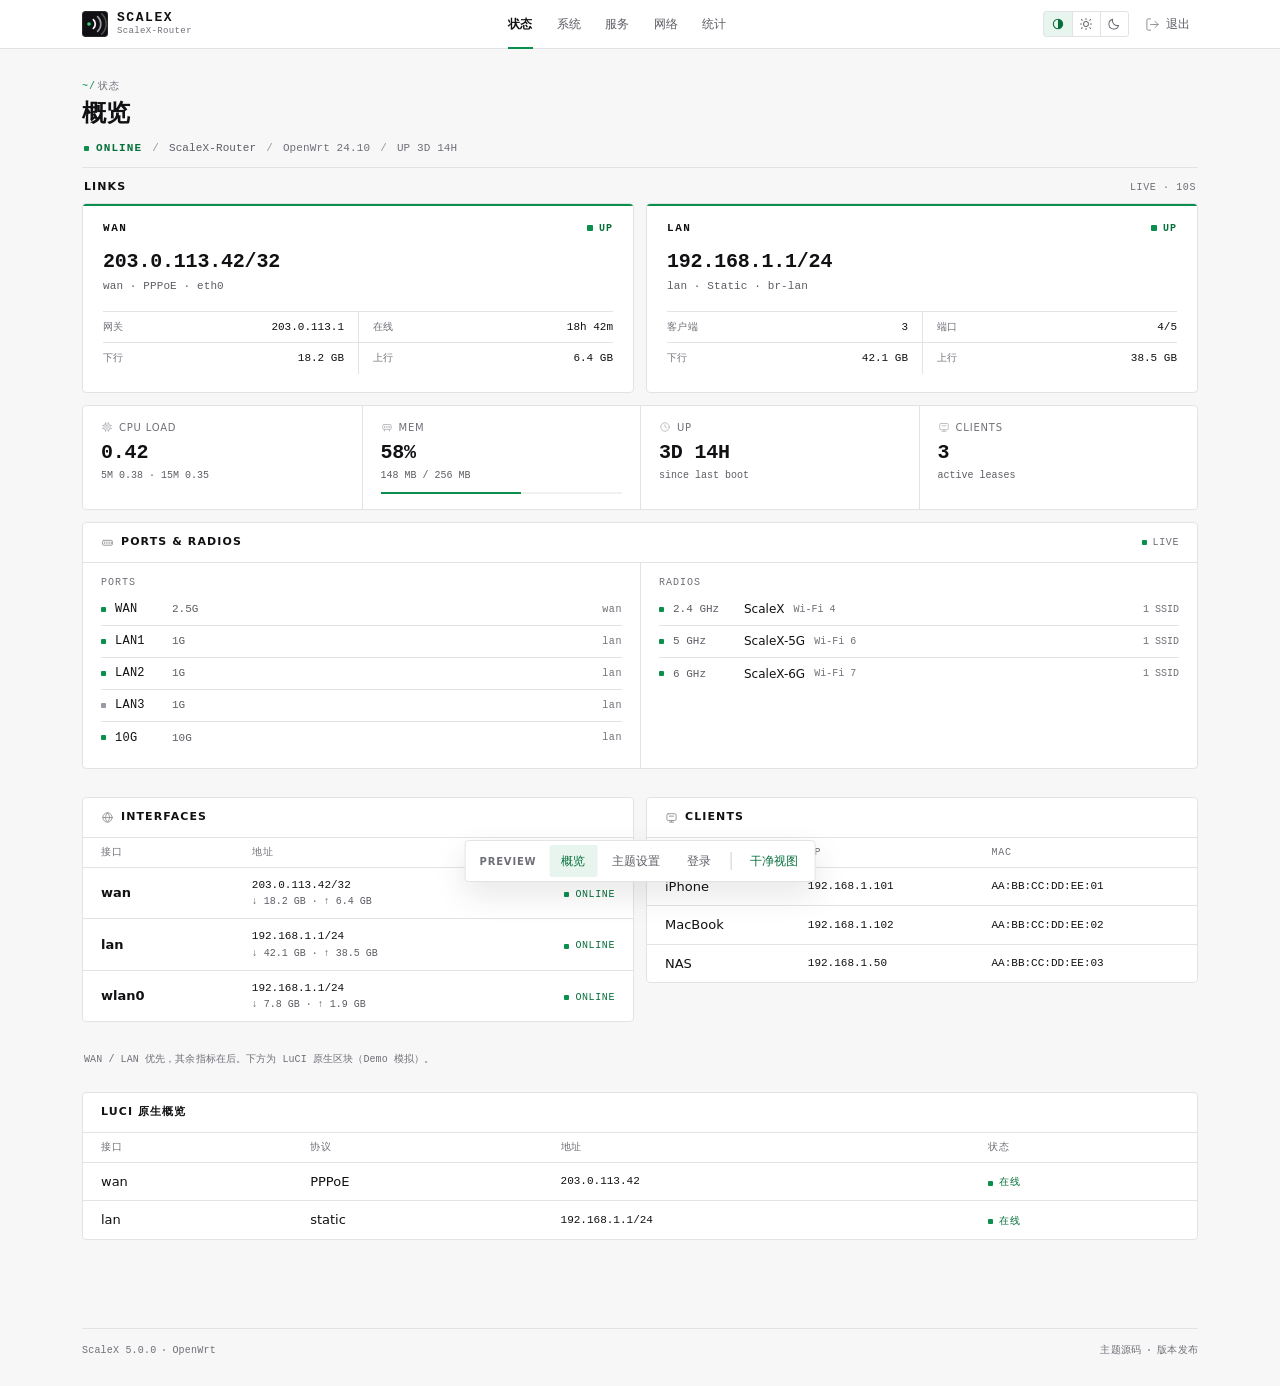
<file: demo/index.html>
<!DOCTYPE html>
<html lang="zh-Hans" data-theme="auto">
<head>
  <meta charset="utf-8">
  <meta name="viewport" content="width=device-width, initial-scale=1.0, viewport-fit=cover">
  <meta name="theme-color" content="#f7f7f8" id="meta-theme-color">
  <link rel="icon" href="../htdocs/luci-static/scalex/img/favicon.svg" type="image/svg+xml">
  <link rel="apple-touch-icon" href="../htdocs/luci-static/scalex/img/favicon.svg">
  <title>ScaleX 5.0 — OpenWrt theme preview</title>
  <script>
  (function () {
    var mode = 'auto';
    try { mode = localStorage.getItem('scalex-theme') || 'auto'; } catch (e) {}
    if (['auto', 'light', 'dark'].indexOf(mode) < 0) mode = 'auto';
    document.documentElement.dataset.theme = mode;
    var dark = mode === 'dark' || (mode === 'auto' && matchMedia('(prefers-color-scheme: dark)').matches);
    document.documentElement.setAttribute('data-darkmode', dark ? 'true' : 'false');
    var meta = document.getElementById('meta-theme-color');
    if (meta) meta.setAttribute('content', dark ? '#08080a' : '#f7f7f8');
  })();
  </script>
  <link rel="stylesheet" href="../htdocs/luci-static/scalex/css/scalex.css">
  <link rel="stylesheet" href="demo.css">
</head>
<body class="theme-openwrt scalex-has-overview">

<div id="view-app">
<div id="scalex-app">
  <header id="scalex-topbar">
    <div class="topbar-inner">
      <a class="topbar-brand" href="#" aria-label="ScaleX 首页"><img class="scalex-mark" src="../htdocs/luci-static/scalex/img/scalex-mark.svg" alt="" width="30" height="30"><span class="topbar-brand-text"><strong>ScaleX</strong><small>ScaleX-Router</small></span></a>

      <nav id="top-nav" class="top-nav" aria-label="主导航">
        <div class="top-nav-section is-active" data-view="status">
          <a class="top-nav-link" href="#" aria-current="page">状态</a>
          <div class="top-nav-menu"><a class="active" href="#">概览</a><a href="#">防火墙</a><a href="#">路由</a><a href="#">日志</a></div>
        </div>
        <div class="top-nav-section" data-view="system">
          <a class="top-nav-link" href="#" aria-haspopup="true" aria-expanded="false">系统</a>
          <div class="top-nav-menu"><a href="#">ScaleX 主题</a></div>
        </div>
        <div class="top-nav-section"><a class="top-nav-link" href="#">服务</a></div>
        <div class="top-nav-section"><a class="top-nav-link" href="#">网络</a></div>
        <div class="top-nav-section"><a class="top-nav-link" href="#">统计</a></div>
      </nav>

      <div class="topbar-actions">
        <div class="theme-switch" role="group" aria-label="外观">
          <button type="button" data-theme-mode="auto" aria-pressed="true" aria-label="主题：自动（跟随系统）" title="自动"><svg viewBox="0 0 24 24" fill="none" stroke="currentColor" stroke-width="1.8" aria-hidden="true"><circle cx="12" cy="12" r="8"/><path d="M12 4a8 8 0 0 1 0 16Z" fill="currentColor" stroke="none"/></svg></button>
          <button type="button" data-theme-mode="light" aria-pressed="false" aria-label="主题：浅色" title="浅色"><svg viewBox="0 0 24 24" fill="none" stroke="currentColor" stroke-width="1.8" stroke-linecap="round" aria-hidden="true"><circle cx="12" cy="12" r="4.2"/><path d="M12 2.5v2M12 19.5v2M4.2 4.2l1.4 1.4M18.4 18.4l1.4 1.4M2.5 12h2M19.5 12h2M4.2 19.8l1.4-1.4M18.4 5.6l1.4-1.4"/></svg></button>
          <button type="button" data-theme-mode="dark" aria-pressed="false" aria-label="主题：深色" title="深色"><svg viewBox="0 0 24 24" fill="none" stroke="currentColor" stroke-width="1.8" stroke-linejoin="round" aria-hidden="true"><path d="M20 14.4A8.4 8.4 0 0 1 9.6 4a8.5 8.5 0 1 0 10.4 10.4Z"/></svg></button>
        </div>
        <a class="topbar-logout" href="#" title="退出"><span class="nav-icon nav-icon-mask" style="-webkit-mask-image:url('../htdocs/luci-static/scalex/icons/menu/logout.svg');mask-image:url('../htdocs/luci-static/scalex/icons/menu/logout.svg');" aria-hidden="true"></span><span class="nav-label">退出</span></a>
        <button type="button" class="icon-btn" id="scalex-menu-btn" aria-label="打开菜单" aria-expanded="false" aria-controls="scalex-sheet"><span class="scalex-symbol scalex-symbol-menu" aria-hidden="true"></span></button>
      </div>
    </div>
  </header>

  <div id="scalex-main">
    <header id="scalex-header">
      <div class="header-breadcrumb" id="header-breadcrumb">状态</div>
      <h1 id="header-title">概览</h1>
    </header>

    <div id="scalex-mobile-tabs" class="scalex-mobile-tabs" role="tablist" aria-label="分区">
      <a class="mobile-tab active" href="#" role="tab" aria-selected="true">概览</a>
      <a class="mobile-tab" href="#" role="tab" aria-selected="false">防火墙</a>
      <a class="mobile-tab" href="#" role="tab" aria-selected="false">路由</a>
      <a class="mobile-tab" href="#" role="tab" aria-selected="false">日志</a>
    </div>

    <div id="scalex-content-wrap">
      <main id="maincontent" tabindex="-1">
        <div id="scalex-overview" class="scalex-overview">
          <div class="scalex-meta">
            <span class="scalex-meta-state"><span class="scalex-dot"></span><span id="demo-meta-state">ONLINE</span></span>
            <span class="scalex-meta-sep">/</span>
            <span class="scalex-meta-item">ScaleX-Router</span>
            <span class="scalex-meta-sep">/</span>
            <span class="scalex-meta-item is-dim">OpenWrt 24.10</span>
            <span class="scalex-meta-sep">/</span>
            <span class="scalex-meta-item is-dim">UP 3D 14H</span>
          </div>

          <section class="scalex-links" aria-label="WAN 与 LAN 连接">
            <div class="scalex-section-head">
              <h2 class="scalex-section-title">Links</h2>
              <span class="scalex-section-note">Live · 10s</span>
            </div>
            <div class="scalex-link-grid">
              <article class="scalex-link is-up" id="demo-wan-card">
                <div class="scalex-link-head">
                  <span class="scalex-link-tag">WAN</span>
                  <span class="scalex-link-state"><span class="scalex-dot"></span><span>UP</span></span>
                </div>
                <div class="scalex-link-value">203.0.113.42/32</div>
                <div class="scalex-link-sub">wan · PPPoE · eth0</div>
                <dl class="scalex-link-facts">
                  <div class="scalex-fact"><dt>网关</dt><dd>203.0.113.1</dd></div>
                  <div class="scalex-fact"><dt>在线</dt><dd>18h 42m</dd></div>
                  <div class="scalex-fact"><dt>下行</dt><dd id="demo-wan-rx">18.2 GB</dd></div>
                  <div class="scalex-fact"><dt>上行</dt><dd id="demo-wan-tx">6.4 GB</dd></div>
                </dl>
              </article>

              <article class="scalex-link is-up" id="demo-lan-card">
                <div class="scalex-link-head">
                  <span class="scalex-link-tag">LAN</span>
                  <span class="scalex-link-state"><span class="scalex-dot"></span><span>UP</span></span>
                </div>
                <div class="scalex-link-value">192.168.1.1/24</div>
                <div class="scalex-link-sub">lan · Static · br-lan</div>
                <dl class="scalex-link-facts">
                  <div class="scalex-fact"><dt>客户端</dt><dd id="demo-lan-clients">3</dd></div>
                  <div class="scalex-fact"><dt>端口</dt><dd id="demo-lan-ports">4/5</dd></div>
                  <div class="scalex-fact"><dt>下行</dt><dd id="demo-lan-rx">42.1 GB</dd></div>
                  <div class="scalex-fact"><dt>上行</dt><dd id="demo-lan-tx">38.5 GB</dd></div>
                </dl>
              </article>
            </div>
          </section>

          <section class="scalex-vitals" aria-label="系统状态">
            <div class="scalex-vital">
              <span class="scalex-vital-label"><span class="scalex-symbol scalex-symbol-cpu" aria-hidden="true"></span><span>CPU Load</span></span>
              <strong class="scalex-vital-value" id="demo-vital-cpu">0.42</strong>
              <span class="scalex-vital-note" id="demo-vital-cpu-note">5M 0.38 · 15M 0.35</span>
            </div>
            <div class="scalex-vital">
              <span class="scalex-vital-label"><span class="scalex-symbol scalex-symbol-memory" aria-hidden="true"></span><span>MEM</span></span>
              <strong class="scalex-vital-value" id="demo-vital-memory">58%</strong>
              <span class="scalex-vital-note" id="demo-vital-memory-note">148 MB / 256 MB</span>
              <div class="scalex-vital-meter" aria-hidden="true"><span id="demo-vital-memory-bar" style="width:58%"></span></div>
            </div>
            <div class="scalex-vital">
              <span class="scalex-vital-label"><span class="scalex-symbol scalex-symbol-clock" aria-hidden="true"></span><span>UP</span></span>
              <strong class="scalex-vital-value">3D 14H</strong>
              <span class="scalex-vital-note">since last boot</span>
            </div>
            <div class="scalex-vital">
              <span class="scalex-vital-label"><span class="scalex-symbol scalex-symbol-devices" aria-hidden="true"></span><span>CLIENTS</span></span>
              <strong class="scalex-vital-value" id="demo-vital-clients">3</strong>
              <span class="scalex-vital-note">active leases</span>
            </div>
          </section>

          <section class="scalex-card scalex-network">
            <div class="scalex-card-head">
              <div class="scalex-card-title"><span class="scalex-symbol scalex-symbol-port" aria-hidden="true"></span><span>Ports &amp; Radios</span></div>
              <span class="scalex-live"><span class="scalex-dot"></span><span>Live</span></span>
            </div>
            <div class="scalex-network-grid">
              <div class="scalex-network-group scalex-network-ports">
                <div class="scalex-group-label">Ports</div>
                <div>
                  <div class="scalex-row"><span class="scalex-dot"></span><span class="scalex-row-name">WAN</span><span class="scalex-row-meta">2.5G</span><span class="scalex-row-role">wan</span></div>
                  <div class="scalex-row"><span class="scalex-dot"></span><span class="scalex-row-name">LAN1</span><span class="scalex-row-meta">1G</span><span class="scalex-row-role">lan</span></div>
                  <div class="scalex-row"><span class="scalex-dot"></span><span class="scalex-row-name">LAN2</span><span class="scalex-row-meta">1G</span><span class="scalex-row-role">lan</span></div>
                  <div class="scalex-row"><span class="scalex-dot is-off"></span><span class="scalex-row-name">LAN3</span><span class="scalex-row-meta">1G</span><span class="scalex-row-role">lan</span></div>
                  <div class="scalex-row"><span class="scalex-dot"></span><span class="scalex-row-name">10G</span><span class="scalex-row-meta">10G</span><span class="scalex-row-role">lan</span></div>
                </div>
              </div>
              <div class="scalex-network-group scalex-network-wifi">
                <div class="scalex-group-label">Radios</div>
                <div>
                  <div class="scalex-row"><span class="scalex-dot"></span><span class="scalex-wifi-band">2.4 GHz</span><span class="scalex-wifi-ssid">ScaleX</span><span class="scalex-wifi-gen">Wi-Fi 4</span><span class="scalex-row-status">1 SSID</span></div>
                  <div class="scalex-row"><span class="scalex-dot"></span><span class="scalex-wifi-band">5 GHz</span><span class="scalex-wifi-ssid">ScaleX-5G</span><span class="scalex-wifi-gen">Wi-Fi 6</span><span class="scalex-row-status">1 SSID</span></div>
                  <div class="scalex-row"><span class="scalex-dot"></span><span class="scalex-wifi-band">6 GHz</span><span class="scalex-wifi-ssid">ScaleX-6G</span><span class="scalex-wifi-gen">Wi-Fi 7</span><span class="scalex-row-status">1 SSID</span></div>
                </div>
              </div>
            </div>
          </section>

          <div class="scalex-grid">
            <section class="scalex-card scalex-panel">
              <div class="scalex-card-head"><div class="scalex-card-title"><span class="scalex-symbol scalex-symbol-globe" aria-hidden="true"></span><span>Interfaces</span></div></div>
              <table class="scalex-data-table">
                <caption class="scalex-sr-only">网络接口</caption>
                <thead><tr><th scope="col">接口</th><th scope="col">地址</th><th scope="col" class="scalex-col-narrow">状态</th></tr></thead>
                <tbody>
                  <tr><td data-label="接口"><strong>wan</strong></td><td data-label="地址"><div class="scalex-address"><span class="scalex-mono">203.0.113.42/32</span><small class="scalex-cell-sub">↓ 18.2 GB · ↑ 6.4 GB</small></div></td><td data-label="状态" class="scalex-col-narrow"><span class="label success">Online</span></td></tr>
                  <tr><td data-label="接口"><strong>lan</strong></td><td data-label="地址"><div class="scalex-address"><span class="scalex-mono">192.168.1.1/24</span><small class="scalex-cell-sub">↓ 42.1 GB · ↑ 38.5 GB</small></div></td><td data-label="状态" class="scalex-col-narrow"><span class="label success">Online</span></td></tr>
                  <tr><td data-label="接口"><strong>wlan0</strong></td><td data-label="地址"><div class="scalex-address"><span class="scalex-mono">192.168.1.1/24</span><small class="scalex-cell-sub">↓ 7.8 GB · ↑ 1.9 GB</small></div></td><td data-label="状态" class="scalex-col-narrow"><span class="label success">Online</span></td></tr>
                </tbody>
              </table>
            </section>

            <section class="scalex-card scalex-panel">
              <div class="scalex-card-head"><div class="scalex-card-title"><span class="scalex-symbol scalex-symbol-devices" aria-hidden="true"></span><span>Clients</span></div></div>
              <table class="scalex-data-table">
                <caption class="scalex-sr-only">活跃 DHCP 客户端</caption>
                <thead><tr><th scope="col">主机名</th><th scope="col">IP</th><th scope="col">MAC</th></tr></thead>
                <tbody>
                  <tr><td data-label="主机名">iPhone</td><td data-label="IP" class="scalex-mono">192.168.1.101</td><td data-label="MAC" class="scalex-mono scalex-dim">AA:BB:CC:DD:EE:01</td></tr>
                  <tr><td data-label="主机名">MacBook</td><td data-label="IP" class="scalex-mono">192.168.1.102</td><td data-label="MAC" class="scalex-mono scalex-dim">AA:BB:CC:DD:EE:02</td></tr>
                  <tr><td data-label="主机名">NAS</td><td data-label="IP" class="scalex-mono">192.168.1.50</td><td data-label="MAC" class="scalex-mono scalex-dim">AA:BB:CC:DD:EE:03</td></tr>
                </tbody>
              </table>
            </section>
          </div>

          <p class="scalex-overview-note">WAN / LAN 优先，其余指标在后。下方为 LuCI 原生区块（Demo 模拟）。</p>
        </div>

        <div id="demo-native-section">
        <section class="cbi-section">
          <div class="cbi-section-head">LuCI 原生概览</div>
          <table class="scalex-data-table">
            <caption class="scalex-sr-only">LuCI 原生接口表</caption>
            <thead><tr><th scope="col">接口</th><th scope="col">协议</th><th scope="col">地址</th><th scope="col">状态</th></tr></thead>
            <tbody>
              <tr><td data-label="接口">wan</td><td data-label="协议">PPPoE</td><td data-label="地址" class="scalex-mono">203.0.113.42</td><td data-label="状态"><span class="label success">在线</span></td></tr>
              <tr><td data-label="接口">lan</td><td data-label="协议">static</td><td data-label="地址" class="scalex-mono">192.168.1.1/24</td><td data-label="状态"><span class="label success">在线</span></td></tr>
            </tbody>
          </table>
        </section>
        </div>

        <div id="settings-content" class="settings-page" hidden>
          <section class="cbi-section">
            <div class="cbi-section-head">外观</div>
            <div class="cbi-value"><label class="cbi-value-title" for="cfg-model">路由器名称</label><div class="cbi-value-field"><input class="cbi-input-text" type="text" id="cfg-model" value="ScaleX-Router"></div></div>
            <div class="cbi-value"><label class="cbi-value-title" for="cfg-primary">强调色</label><div class="cbi-value-field"><input class="cbi-color-well" type="color" id="cfg-primary" value="#0a8f4d"></div><div class="cbi-value-description">用于主要操作、焦点环和状态亮点。</div></div>
            <div class="cbi-value"><label class="cbi-value-title" for="cfg-dashboard">仪表盘</label><div class="cbi-value-field"><label class="cbi-switch"><input type="checkbox" id="cfg-dashboard" checked><span class="cbi-switch-track" aria-hidden="true"></span><span class="cbi-switch-label">在概览页显示状态面板</span></label></div></div>
          </section>

          <section class="cbi-section">
            <div class="cbi-section-head">背景</div>
            <div class="cbi-value"><label class="cbi-value-title" for="cfg-bg">样式</label><div class="cbi-value-field"><select class="cbi-input-select" id="cfg-bg"><option value="dots">点阵（默认）</option><option value="none">纯色</option><option value="custom">自定义图片</option></select></div><div class="cbi-value-description">自定义图片请放置于 /www/luci-static/scalex/background/bg.jpg。</div></div>
            <div class="settings-actions"><button class="cbi-button cbi-button-reset" type="button" id="cfg-cancel">取消</button><button class="cbi-button cbi-button-apply" id="cfg-apply" type="button">保存并应用</button></div>
          </section>
        </div>
      </main>
    </div>

    <footer id="scalex-footer">
      <div class="footer-inner">
        <div class="footer-group"><span>ScaleX 5.0.0</span><span class="footer-dot" aria-hidden="true"></span><a class="footer-link" href="https://openwrt.org" target="_blank" rel="noopener noreferrer">OpenWrt</a></div>
        <div class="footer-group"><a class="footer-link" href="https://github.com/Jas0n0ss/openwrt-theme-scalex" target="_blank" rel="noopener noreferrer">主题源码</a><span class="footer-dot" aria-hidden="true"></span><a class="footer-link" href="https://github.com/Jas0n0ss/openwrt-theme-scalex/releases" target="_blank" rel="noopener noreferrer">版本发布</a></div>
      </div>
    </footer>
  </div>
</div>
</div>

<div id="view-login" hidden>
  <div class="login-theme">
    <div class="theme-switch" role="group" aria-label="外观">
      <button type="button" data-theme-mode="auto" aria-pressed="true" aria-label="主题：自动（跟随系统）" title="自动"><svg viewBox="0 0 24 24" fill="none" stroke="currentColor" stroke-width="1.8" aria-hidden="true"><circle cx="12" cy="12" r="8"/><path d="M12 4a8 8 0 0 1 0 16Z" fill="currentColor" stroke="none"/></svg></button>
      <button type="button" data-theme-mode="light" aria-pressed="false" aria-label="主题：浅色" title="浅色"><svg viewBox="0 0 24 24" fill="none" stroke="currentColor" stroke-width="1.8" stroke-linecap="round" aria-hidden="true"><circle cx="12" cy="12" r="4.2"/><path d="M12 2.5v2M12 19.5v2M4.2 4.2l1.4 1.4M18.4 18.4l1.4 1.4M2.5 12h2M19.5 12h2M4.2 19.8l1.4-1.4M18.4 5.6l1.4-1.4"/></svg></button>
      <button type="button" data-theme-mode="dark" aria-pressed="false" aria-label="主题：深色" title="深色"><svg viewBox="0 0 24 24" fill="none" stroke="currentColor" stroke-width="1.8" stroke-linejoin="round" aria-hidden="true"><path d="M20 14.4A8.4 8.4 0 0 1 9.6 4a8.5 8.5 0 1 0 10.4 10.4Z"/></svg></button>
    </div>
  </div>
  <main class="scalex-login-card">
    <div class="scalex-login-brand">
      <img class="scalex-login-mark" src="../htdocs/luci-static/scalex/img/scalex-mark.svg" alt="" width="58" height="58">
      <h1 class="scalex-login-hostname">ScaleX-Router</h1>
      <p class="scalex-login-subtitle">登录以管理您的路由器</p>
    </div>
    <form class="scalex-login-form" onsubmit="return false">
      <div class="cbi-value"><label class="cbi-value-title" for="demo-user">用户名</label><div class="cbi-value-field"><input class="cbi-input-text" type="text" id="demo-user" value="root" autocomplete="username"></div></div>
      <div class="cbi-value"><label class="cbi-value-title" for="demo-pass">密码</label><div class="cbi-value-field"><div class="scalex-password-wrap"><input class="cbi-input-password" type="password" id="demo-pass" autocomplete="current-password"><button type="button" class="scalex-password-toggle" id="demo-password-toggle" aria-label="显示密码" aria-pressed="false"><svg viewBox="0 0 24 24" fill="none" stroke="currentColor" stroke-width="1.8" stroke-linecap="round" stroke-linejoin="round" aria-hidden="true"><path d="M2.5 12S6 5.8 12 5.8 21.5 12 21.5 12 18 18.2 12 18.2 2.5 12 2.5 12Z"/><circle cx="12" cy="12" r="3.1"/></svg></button></div></div></div>
      <div class="cbi-page-actions"><button class="cbi-button cbi-button-apply" type="button" id="demo-login-btn">登录</button></div>
    </form>
    <div class="scalex-login-footer"><div class="scalex-login-hint"><span class="scalex-symbol scalex-symbol-shield" aria-hidden="true"></span><span>由 OpenWrt 保护</span></div><div style="margin-top:8px"><a class="footer-link" href="https://openwrt.org" target="_blank" rel="noopener noreferrer">OpenWrt</a><span class="footer-dot" aria-hidden="true" style="display:inline-block;margin:0 6px;vertical-align:middle"></span><a class="footer-link" href="https://github.com/Jas0n0ss/openwrt-theme-scalex" target="_blank" rel="noopener noreferrer">ScaleX 5.0.0</a></div></div>
  </main>
</div>

<div id="demo-toolbar" class="demo-toolbar">
  <span class="demo-toolbar-label">Preview</span>
  <button type="button" class="demo-btn" data-view="dashboard">概览</button>
  <button type="button" class="demo-btn" data-view="settings">主题设置</button>
  <button type="button" class="demo-btn" data-view="login">登录</button>
  <span class="demo-toolbar-divider" aria-hidden="true"></span>
  <a class="demo-btn demo-clean" href="?clean=1">干净视图</a>
</div>

<script src="mock.js"></script>
</body>
</html>
</file>
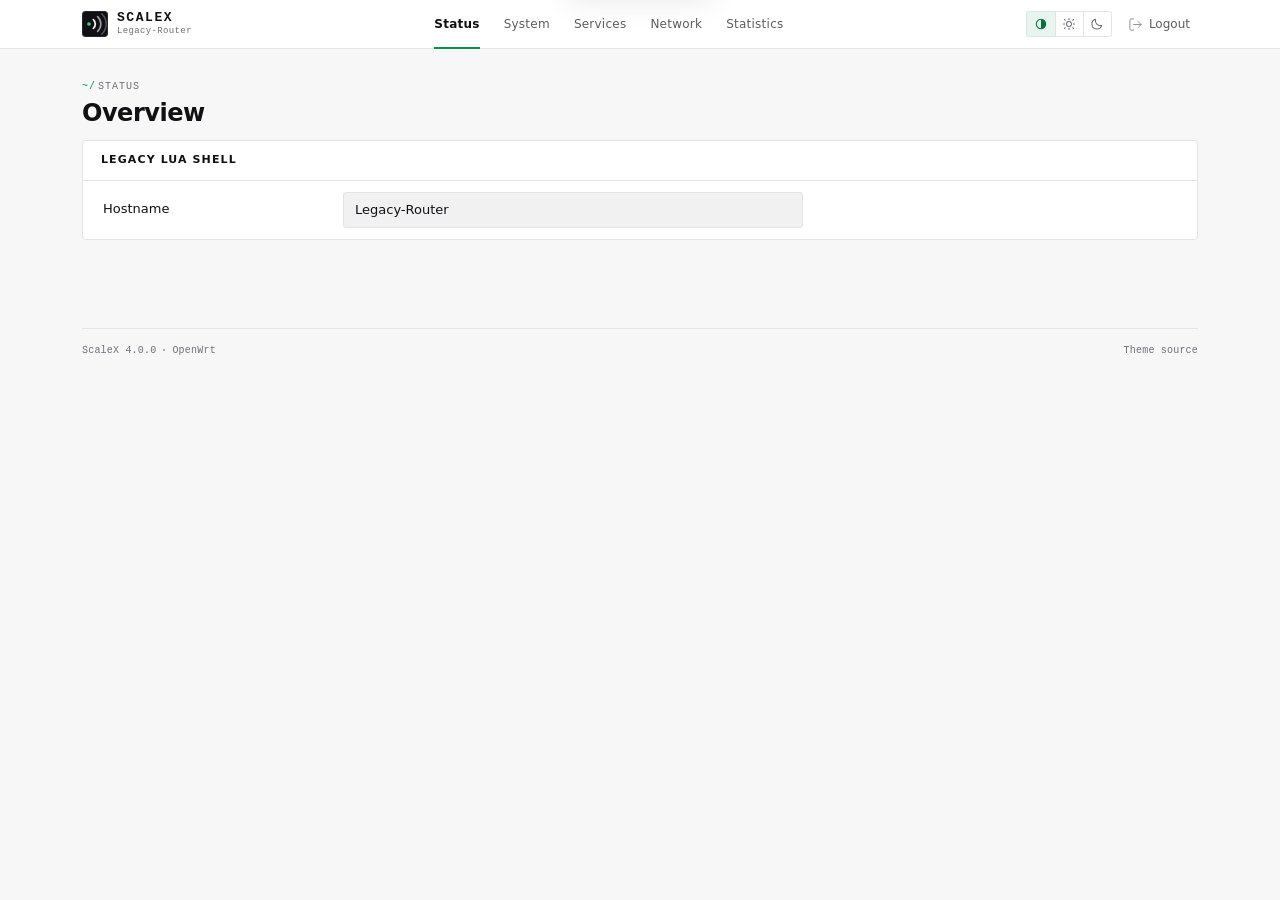
<file: tests/fixtures/legacy.html>
<!DOCTYPE html>
<html lang="en" data-theme="auto">
<head>
<meta charset="utf-8">
<meta name="viewport" content="width=device-width, initial-scale=1.0, viewport-fit=cover">
<meta name="theme-color" content="#f2f2f7" id="meta-theme-color">
<title>ScaleX legacy shell</title>
<link rel="icon" href="../../htdocs/luci-static/scalex/img/favicon.svg" type="image/svg+xml">
<link rel="stylesheet" href="../../htdocs/luci-static/scalex/css/scalex.css">
<link rel="stylesheet" href="../../htdocs/luci-static/scalex/css/legacy.css">
</head>
<body class="theme-openwrt scalex-legacy">
<a class="scalex-skip-link" href="#maincontent">Skip to content</a>
<div id="scalex-app">
  <header id="scalex-topbar"><div class="topbar-inner">
    <a class="topbar-brand" href="#" aria-label="ScaleX home"><img class="scalex-mark" src="../../htdocs/luci-static/scalex/img/scalex-mark.svg" alt="" width="30" height="30"><span class="topbar-brand-text"><strong>ScaleX</strong><small>Legacy-Router</small></span></a>
    <nav id="top-nav" class="top-nav" aria-label="Main navigation">
      <div class="top-nav-section is-active"><a class="top-nav-link" href="#" aria-current="page">Status</a><div class="top-nav-menu"><a class="active" href="#">Overview</a><a href="#">Firewall</a><a href="#">Routes</a><a href="#">Logs</a></div></div>
      <div class="top-nav-section"><a class="top-nav-link" href="#">System</a></div>
      <div class="top-nav-section"><a class="top-nav-link" href="#">Services</a></div>
      <div class="top-nav-section"><a class="top-nav-link" href="#">Network</a></div>
      <div class="top-nav-section"><a class="top-nav-link" href="#">Statistics</a></div>
    </nav>
    <div class="topbar-actions">
      <div class="theme-switch" role="group" aria-label="Appearance"><button type="button" data-theme-mode="auto" aria-pressed="true" aria-label="Theme: Auto"><svg viewBox="0 0 24 24" fill="none" stroke="currentColor" stroke-width="1.8" aria-hidden="true"><circle cx="12" cy="12" r="8"/><path d="M12 4a8 8 0 0 1 0 16Z" fill="currentColor" stroke="none"/></svg></button><button type="button" data-theme-mode="light" aria-pressed="false" aria-label="Theme: Light"><svg viewBox="0 0 24 24" fill="none" stroke="currentColor" stroke-width="1.8" stroke-linecap="round" aria-hidden="true"><circle cx="12" cy="12" r="4.2"/><path d="M12 2.5v2M12 19.5v2M4.2 4.2l1.4 1.4M18.4 18.4l1.4 1.4M2.5 12h2M19.5 12h2M4.2 19.8l1.4-1.4M18.4 5.6l1.4-1.4"/></svg></button><button type="button" data-theme-mode="dark" aria-pressed="false" aria-label="Theme: Dark"><svg viewBox="0 0 24 24" fill="none" stroke="currentColor" stroke-width="1.8" stroke-linejoin="round" aria-hidden="true"><path d="M20 14.4A8.4 8.4 0 0 1 9.6 4a8.5 8.5 0 1 0 10.4 10.4Z"/></svg></button></div>
      <a class="topbar-logout" href="#" title="Logout"><span class="nav-icon nav-icon-mask" style="-webkit-mask-image:url('../../htdocs/luci-static/scalex/icons/menu/logout.svg');mask-image:url('../../htdocs/luci-static/scalex/icons/menu/logout.svg');" aria-hidden="true"></span><span>Logout</span></a>
      <button type="button" class="icon-btn" id="scalex-menu-btn" aria-label="Open menu" aria-expanded="false" aria-controls="scalex-sheet"><span class="scalex-symbol scalex-symbol-menu" aria-hidden="true"></span></button>
    </div>
  </div></header>
  <div id="scalex-main">
    <header id="scalex-header"><div class="header-breadcrumb">Status</div><h1 id="header-title">Overview</h1></header>
    <div id="scalex-mobile-tabs" class="scalex-mobile-tabs" role="tablist" aria-label="Section tabs"><a class="mobile-tab active" href="#" role="tab" aria-selected="true">Overview</a><a class="mobile-tab" href="#" role="tab" aria-selected="false">Firewall</a><a class="mobile-tab" href="#" role="tab" aria-selected="false">Routes</a><a class="mobile-tab" href="#" role="tab" aria-selected="false">Logs</a></div>
    <div id="scalex-content-wrap">
      <div class="content-tabs-container"><nav id="content-tabs" class="tabs active" aria-label="Section tabs"><a class="content-tab active" href="#">Overview</a><a class="content-tab" href="#">Firewall</a></nav></div>
      <main id="maincontent" tabindex="-1"><section class="cbi-section"><div class="cbi-section-head">Legacy Lua shell</div><div class="cbi-value"><div class="cbi-value-title">Hostname</div><div class="cbi-value-field"><input class="cbi-input-text" value="Legacy-Router"></div></div></section></main>
    </div>
    <footer id="scalex-footer"><div class="footer-inner"><div class="footer-group"><span>ScaleX 4.0.0</span><span class="footer-dot"></span><a class="footer-link" href="#">OpenWrt</a></div><div class="footer-group"><a class="footer-link" href="#">Theme source</a></div></div></footer>
  </div>
</div>
<script src="../../htdocs/luci-static/scalex/js/legacy.js"></script>
</body>
</html>
</file>
<file: demo/demo.css>
/* ScaleX 4.0 — static demo chrome (not shipped in the LuCI package) */

#view-settings[hidden],
#view-login[hidden],
#view-app[hidden] {
	display: none !important;
}

.demo-settings-wrap {
	width: 100%;
	max-width: 760px;
	margin: 0 auto;
	padding: 42px 24px 120px;
}

.demo-settings-head {
	margin-bottom: 24px;
}

.demo-settings-title {
	font-size: var(--scalex-size-3xl);
	font-weight: var(--scalex-weight-semibold);
	line-height: 1.08;
	letter-spacing: -0.032em;
}

.demo-settings-sub {
	margin-top: 6px;
	color: var(--scalex-text-secondary);
	font-size: var(--scalex-size-sm);
}

.demo-toolbar {
	position: fixed;
	left: 50%;
	bottom: 18px;
	z-index: 1900;
	display: flex;
	align-items: center;
	gap: 3px;
	max-width: calc(100vw - 24px);
	padding: 4px;
	border: 1px solid var(--scalex-separator);
	border-radius: var(--scalex-radius-md);
	background: var(--scalex-bg-elevated);
	box-shadow: var(--scalex-shadow-lg);
	transform: translateX(-50%);
	overflow-x: auto;
	scrollbar-width: none;
}

.demo-toolbar::-webkit-scrollbar {
	display: none;
}

.demo-toolbar-label {
	padding: 0 10px;
	color: var(--scalex-text-tertiary);
	font-size: 10px;
	font-weight: var(--scalex-weight-semibold);
	letter-spacing: 0.08em;
	text-transform: uppercase;
	white-space: nowrap;
}

.demo-btn {
	display: inline-flex;
	align-items: center;
	justify-content: center;
	height: 32px;
	padding: 0 12px;
	border: 0;
	border-radius: var(--scalex-radius-xs);
	background: transparent;
	color: var(--scalex-text-secondary);
	font-size: var(--scalex-size-xs);
	font-weight: var(--scalex-weight-medium);
	text-decoration: none;
	white-space: nowrap;
	cursor: pointer;
	transition:
		background-color var(--scalex-duration-fast) var(--scalex-ease-out),
		color var(--scalex-duration-fast) var(--scalex-ease-out);
}

.demo-btn:hover,
.demo-btn.active {
	background: var(--scalex-accent-soft);
	color: var(--scalex-accent-text);
}

.demo-toolbar-divider {
	width: 1px;
	height: 18px;
	margin: 0 4px;
	background: var(--scalex-separator-strong);
}

.demo-clean {
	color: var(--scalex-accent-text);
}

body.demo-clean-view .demo-toolbar {
	display: none;
}

body.demo-clean-view {
	padding-bottom: 0;
}

/* The sign-in preview borrows the real sign-in body classes. */
body.scalex-login #view-login {
	display: flex;
	align-items: center;
	justify-content: center;
	width: 100%;
}

body.scalex-login .scalex-login-card {
	margin: auto;
}

body.scalex-login .demo-toolbar {
	position: fixed;
}

body.scalex-login {
	padding-bottom: 90px;
}

body.scalex-login.demo-clean-view {
	padding-bottom: 24px;
}

@media (max-width: 640px) {
	.demo-settings-wrap {
		padding: 28px 16px 110px;
	}

	.demo-settings-title {
		font-size: var(--scalex-size-2xl);
	}

	.demo-toolbar-label {
		display: none;
	}

	.demo-toolbar {
		bottom: 10px;
	}

	body.scalex-login {
		padding-bottom: 80px;
	}
}

/* ── Settings preview inside the app shell ─────────────────────────── */

.settings-page {
	max-width: 780px;
}

.settings-page .cbi-section {
	margin-bottom: 18px;
}

.settings-page .cbi-value {
	grid-template-columns: 190px minmax(0, 1fr);
	padding: 12px 20px;
}

.settings-page .cbi-value-title {
	font-size: var(--scalex-size-sm);
	font-weight: var(--scalex-weight-medium);
	color: var(--scalex-text);
}

.settings-page .cbi-value-description {
	grid-column: 2;
	margin-top: 5px;
}

.settings-page .cbi-input-text,
.settings-page .cbi-input-select {
	width: 100%;
	max-width: 360px;
}

.settings-page .cbi-color-well {
	width: 32px;
	height: 28px;
	padding: 0;
	border: 1px solid var(--scalex-separator);
	border-radius: 4px;
	background: transparent;
	overflow: hidden;
	cursor: pointer;
}

.settings-page .cbi-color-well::-webkit-color-swatch-wrapper {
	padding: 0;
}

.settings-page .cbi-color-well::-webkit-color-swatch {
	border: 0;
	border-radius: 3px;
}

.cbi-switch {
	display: inline-flex;
	align-items: center;
	gap: 10px;
	cursor: pointer;
}

.cbi-switch input {
	position: absolute;
	width: 1px;
	height: 1px;
	opacity: 0;
}

.cbi-switch-track {
	position: relative;
	width: 38px;
	height: 22px;
	flex-shrink: 0;
	border-radius: var(--scalex-radius-sm);
	background: var(--scalex-bg-inset);
	transition: background-color var(--scalex-duration-fast) var(--scalex-ease-out);
}

.cbi-switch-track::after {
	content: "";
	position: absolute;
	top: 3px;
	left: 3px;
	width: 16px;
	height: 16px;
	border-radius: 2px;
	background: var(--scalex-text-tertiary);
	transition: transform var(--scalex-duration-fast) var(--scalex-ease-out);
}

.cbi-switch input:checked + .cbi-switch-track {
	background: var(--scalex-accent);
}

.cbi-switch input:checked + .cbi-switch-track::after {
	background: var(--scalex-on-accent);
	transform: translateX(16px);
}

.cbi-switch input:focus-visible + .cbi-switch-track {
	box-shadow: 0 0 0 3px var(--scalex-focus-ring);
}

.cbi-switch-label {
	color: var(--scalex-text-secondary);
	font-size: var(--scalex-size-xs);
}

.settings-actions {
	display: flex;
	align-items: center;
	justify-content: flex-end;
	gap: 8px;
	padding: 14px 20px;
}
</file>
<file: htdocs/luci-static/scalex/css/legacy.css>
/* ScaleX 4.0 — Lua / LuCI 18.06 compatibility layer.
 * Only loaded by the legacy header/sysauth templates. */

/* The legacy shell renders L3 tabs server-side; hide the empty container. */
#content-tabs:empty {
	display: none !important;
}

/* No JS dropdown controller in 18.06: open L2 on hover/focus. */
.scalex-legacy .top-nav-section:hover > .top-nav-menu,
.scalex-legacy .top-nav-section:focus-within > .top-nav-menu {
	display: flex;
	flex-direction: column;
	gap: 1px;
}

/* 18.06's cascade.css sizes #maincontent differently. */
.scalex-legacy #maincontent {
	display: block;
}

/* Keep 18.06's XHR / busy indicators from colliding with the shell. */
.scalex-legacy #xhr_poll_status {
	display: none !important;
}

/* The legacy server render has no mobile L2 JS; hide an empty segmented row. */
.scalex-legacy #scalex-mobile-tabs:empty {
	display: none !important;
}
</file>
<file: htdocs/luci-static/scalex/css/scalex.css>
@import "variables.css";
@import "bootstrap-compat.css";
@import "base.css";
@import "symbols.css";
@import "glass.css";
@import "layout.css";
@import "components.css";
@import "dashboard.css";
@import "login.css";
@import "adaptive.css";
@import "openwrt.css";
</file>
